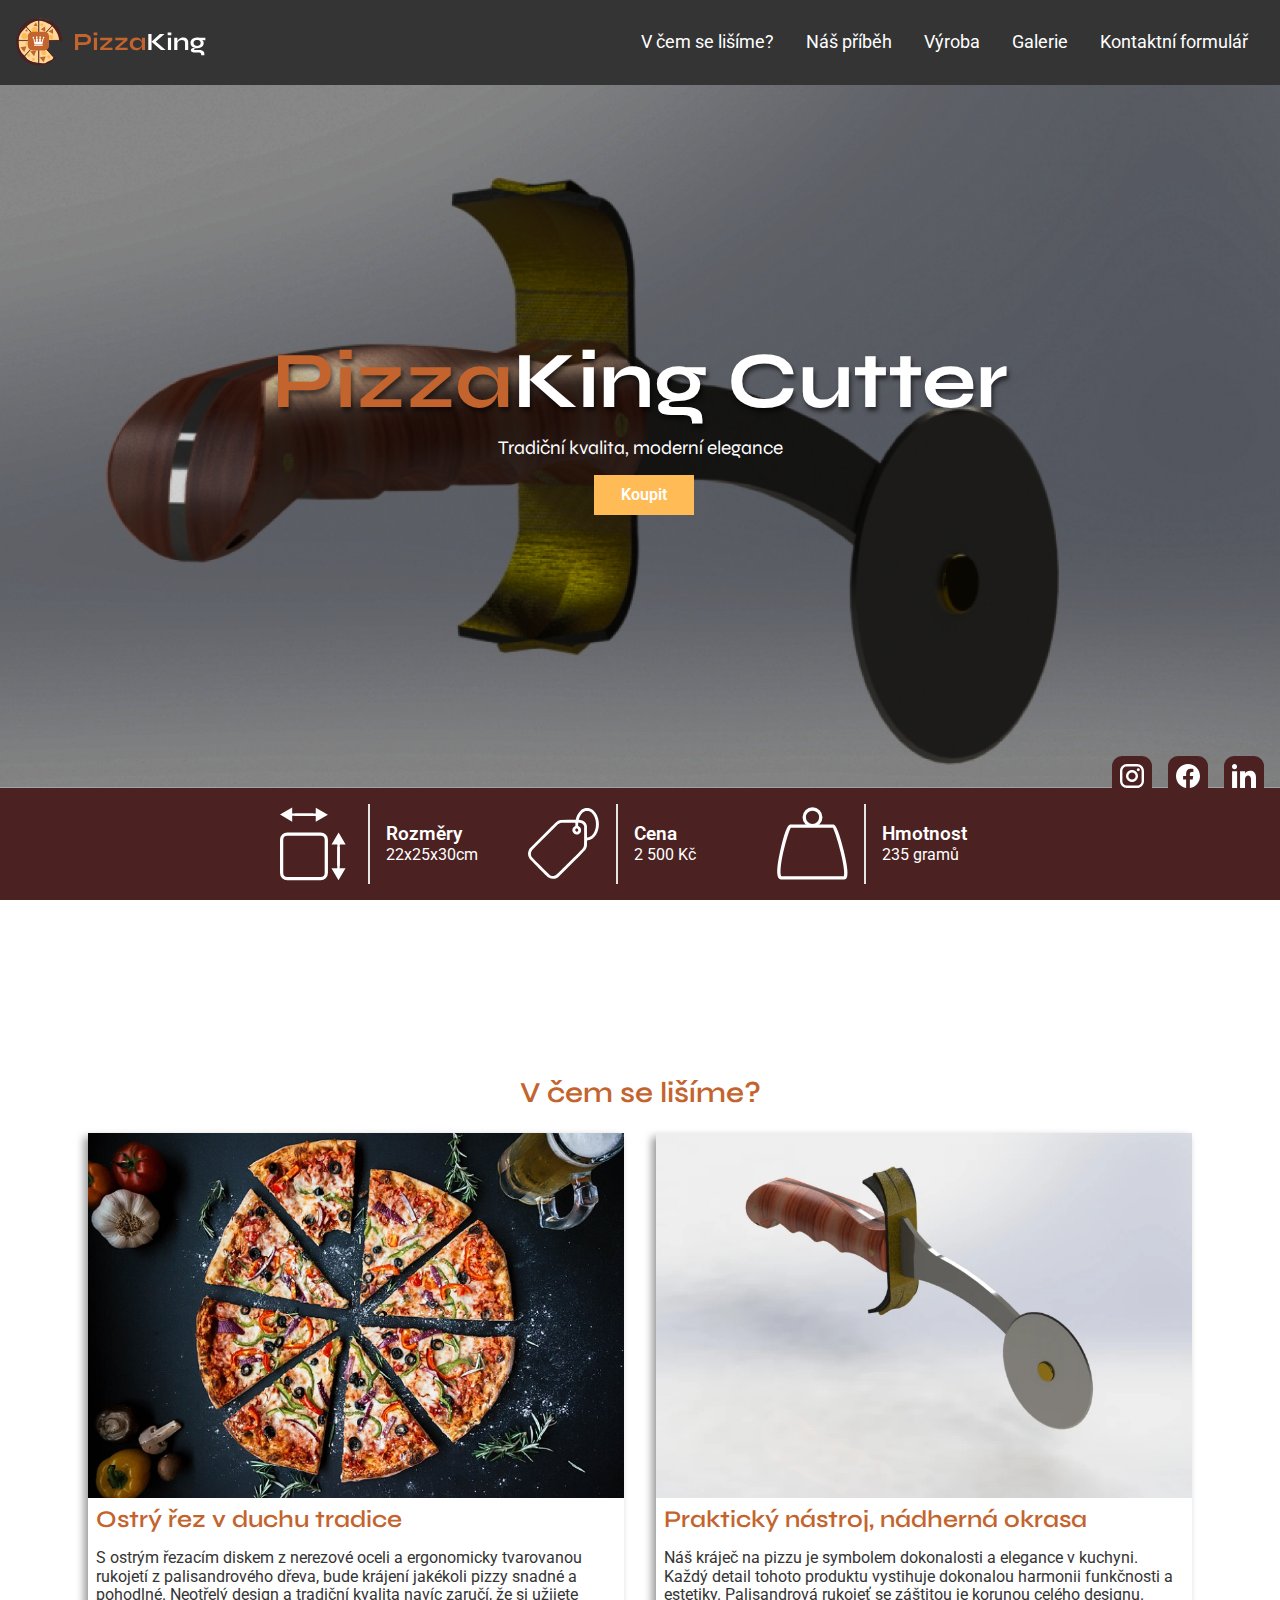
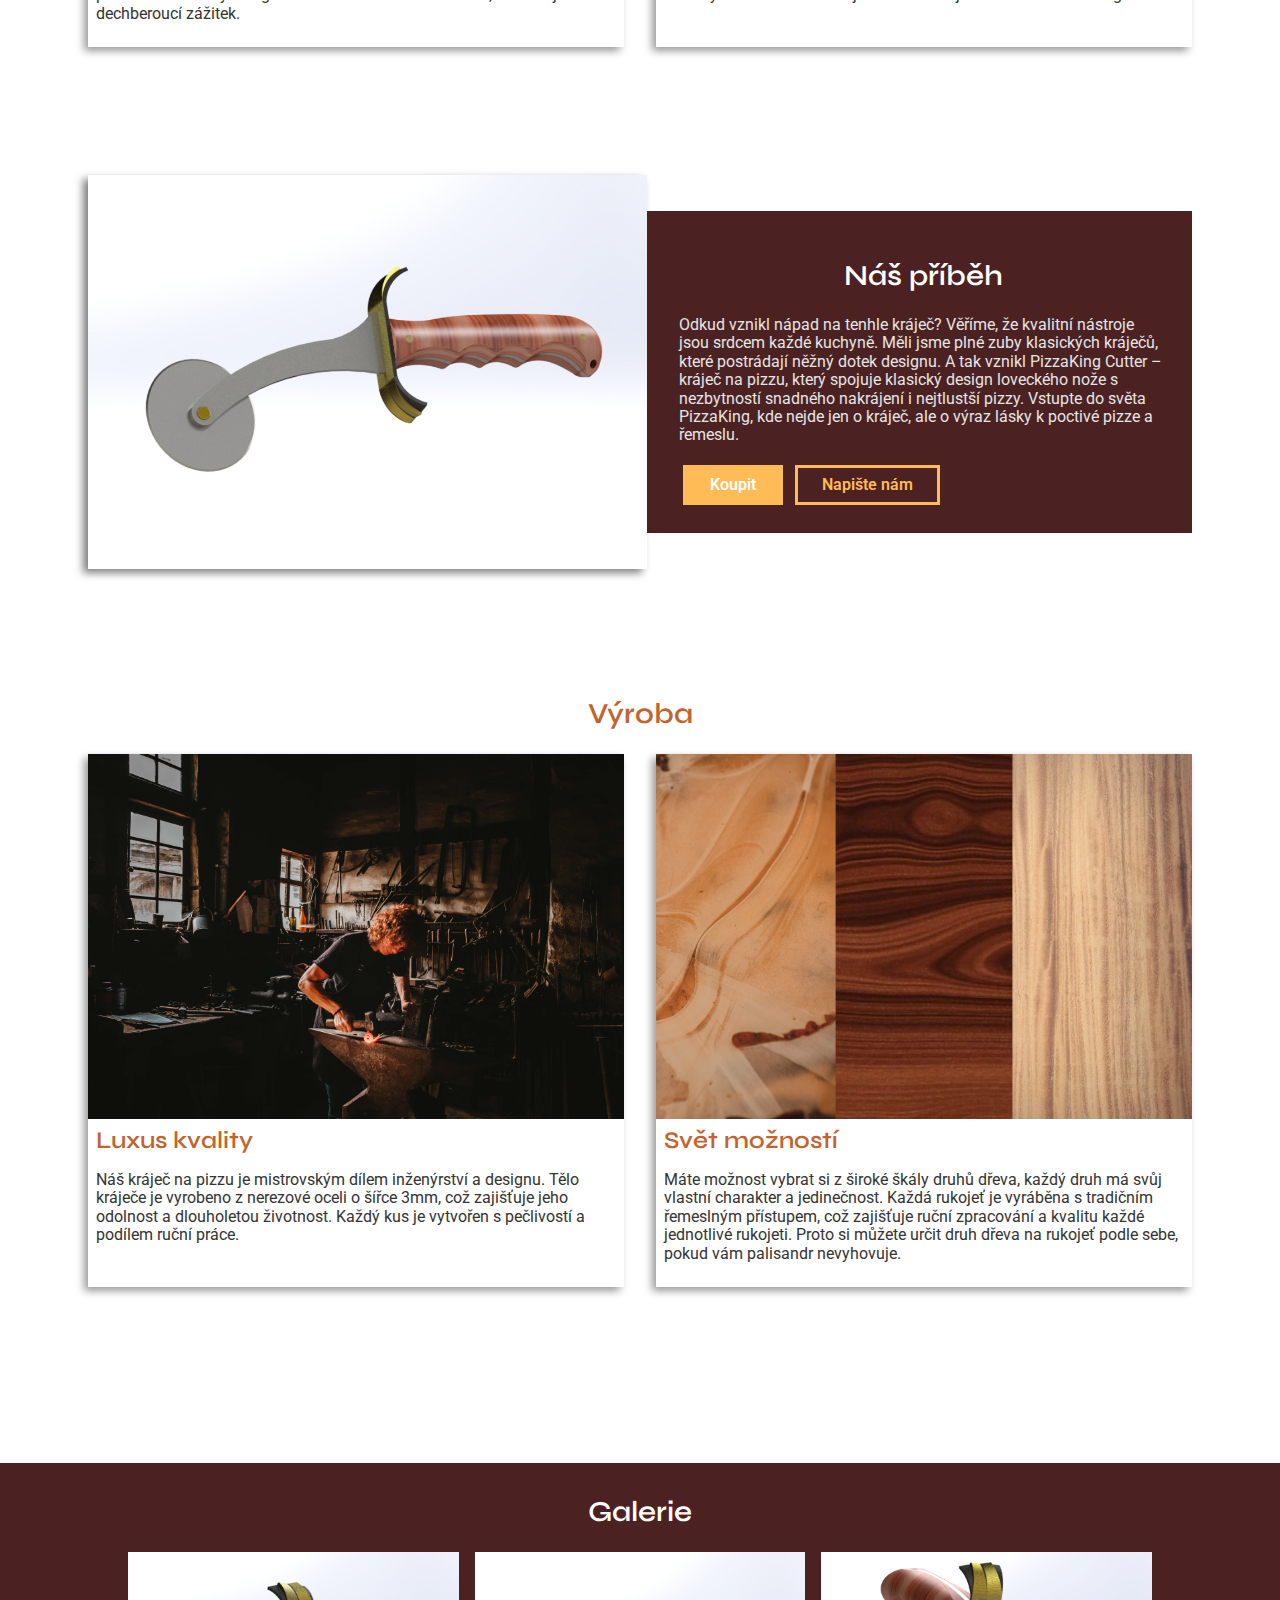
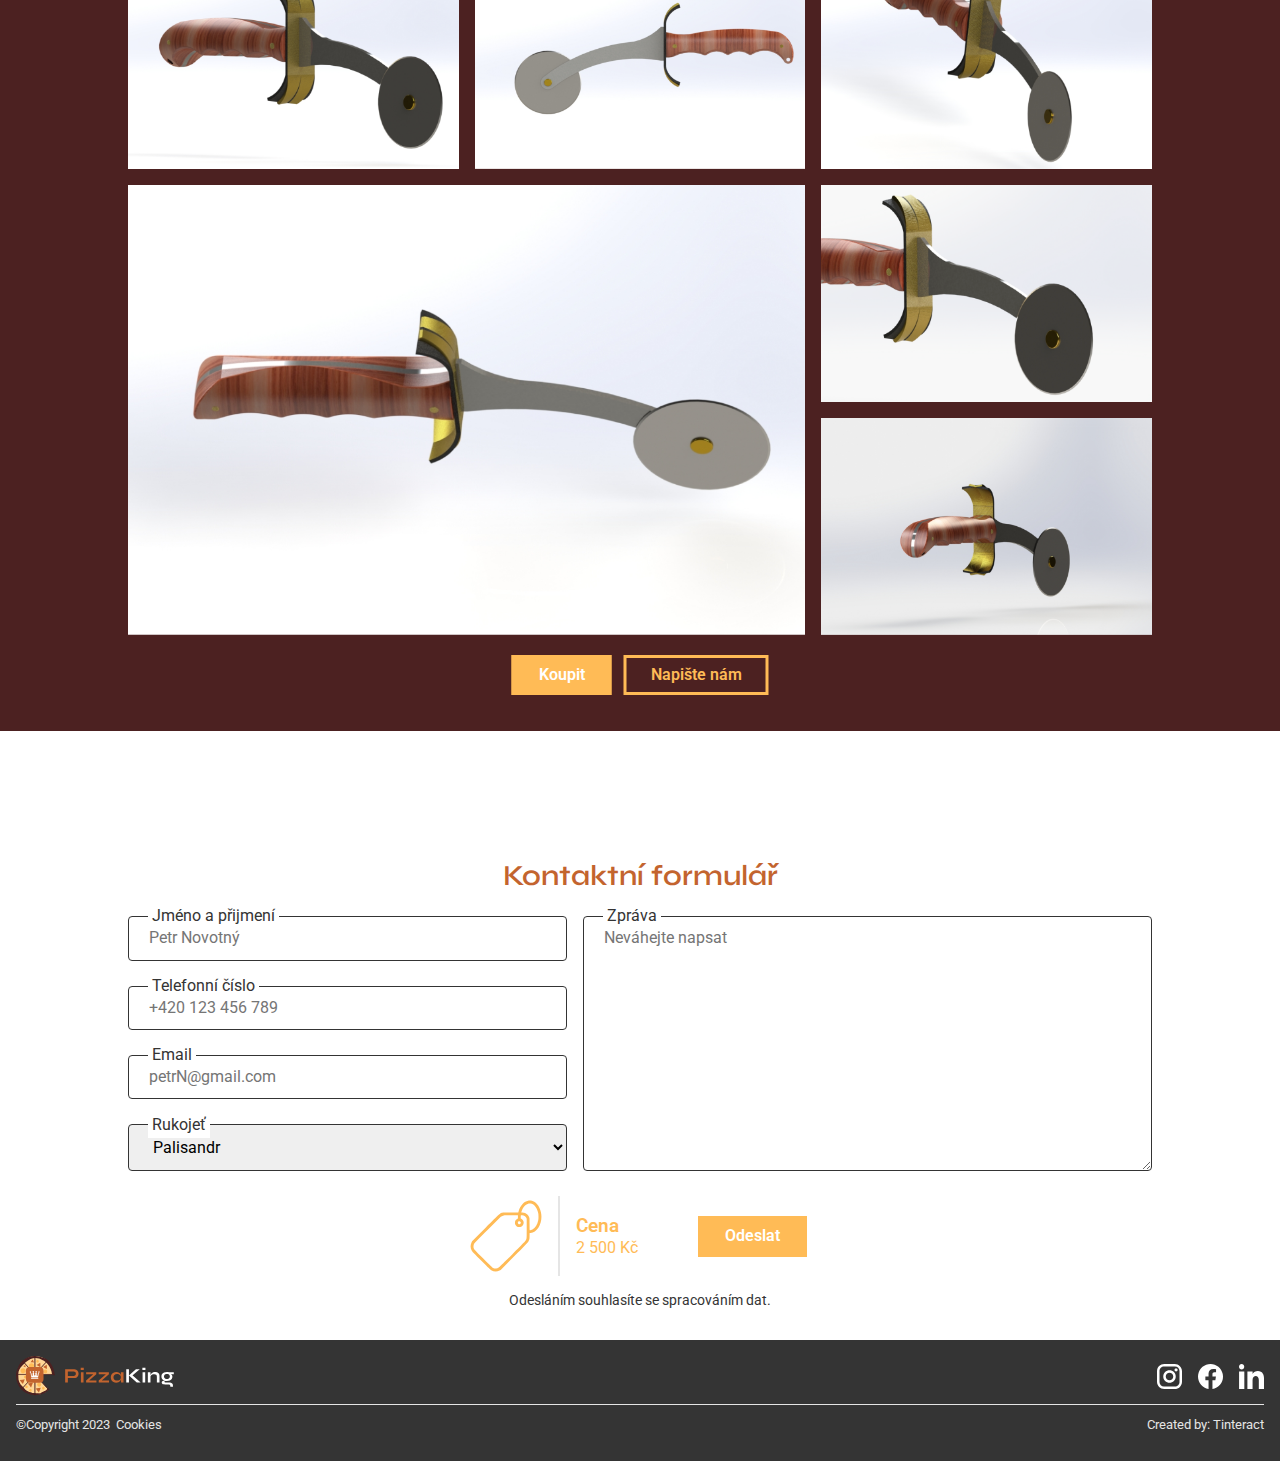
<file: index.html>
<!DOCTYPE html>
<html lang="cs">
<head>
    <meta charset="UTF-8">
    <meta http-equiv="X-UA-Compatible" content="IE=edge">
    <meta name="viewport" content="width=device-width, initial-scale=1.0">
    <title>PizzaKing Cutter</title>
    <meta name="description" content="PizzaKing Cutter je víc než jen kráječ na pizzu, je to zážitek. Originální designu, ergonomická rukojeť ze dřeva, ruční práce a kvalitní materiály. Vyberte si svůj styl s možností vlastního výběru druhu dřeva a vygravírovaného textu.">
    <meta name="robots" content="index, follow">
    <link rel="preload" href="./img/bg_s.webp" as="image">
    <link rel="preload" href="./img/bg.webp" as="image">
    <link rel="preload" href="./img/icon_instagram.svg" as="image">
    <link rel="preload" href="./img/icon_facebook.svg" as="image">
    <link rel="preload" href="./img/icon_linkedin.svg" as="image">
    <link rel="preconnect" href="https://fonts.googleapis.com">
    <link rel="preconnect" href="https://fonts.gstatic.com" crossorigin>
    <link href="https://fonts.googleapis.com/css2?family=Roboto:ital,wght@0,300;0,400;0,500;0,700;1,400&family=Syne:wght@400;600;700;800&display=swap" rel="stylesheet">
    <link rel="stylesheet" href="./css/typography.css">
    <link rel="stylesheet" href="./css/style.css">
    <link rel="stylesheet" href="./css/layout.css">
    <link rel="icon" type="image/png" sizes="32x32" href="./img/favicon-32x32.png">
    <link rel="icon" type="image/png" sizes="32x32" href="./img/favicon-16x16.png">
    <link rel="stylesheet" href="./css/normalize.css">
    <script src="./css/hamburger.js"></script>
    <link rel="apple-touch-icon" sizes="180x180" href="./img/apple-touch-icon.png">
    <link rel="manifest" href="./site.webmanifest">
    <link rel="mask-icon" href="./img/safari-pinned-tab.svg" color="#c3642e">
    <meta name="apple-mobile-web-app-title" content="PizzaKing">
    <meta name="application-name" content="PizzaKing">
    <meta name="msapplication-TileColor" content="#da532c">
    <meta name="theme-color" content="#343434">
    <meta property="og:title" content="PizzaKing Cutter - originální kráječ na pizzu"> 
    <meta property="og:description" content="PizzaKing Cutter je víc než jen kráječ na pizzu, je to zážitek. Originální designu, ergonomická rukojeť ze dřeva, ruční práce a kvalitní materiály. Vyberte si svůj styl s možností vlastního výběru druhu dřeva a vygravírovaného textu"> 
    <meta property="og:image" content="https://github.com/pslib-cz/2023-l4-web-campaign-tomaspacak/blob/main/img/OG_img.png"> 
    <meta property="og:site_name" content="PizzaKing Cutter">  
    <meta property="og:type" content="product">  
    <meta property="og:locale" content="cs_CZ" />
    <link rel="stylesheet" href="./LG/lg-thumbnail.css">
    <link rel="stylesheet" href="./LG/lg-zoom.css">
    <link rel="stylesheet" href="./LG/lightgallery.css">
    <script src="./LG/lightgallery.min.js" defer></script>
    <script src="./LG/lg-thumbnail.min.js" defer></script>
    <script src="./LG/lg-zoom.min.js" defer></script>
    <script>
        !function(f,b,e,v,n,t,s)
        {if(f.fbq)return;n=f.fbq=function(){n.callMethod?
        n.callMethod.apply(n,arguments):n.queue.push(arguments)};
        if(!f._fbq)f._fbq=n;n.push=n;n.loaded=!0;n.version='2.0';
        n.queue=[];t=b.createElement(e);t.async=!0;
        t.src=v;s=b.getElementsByTagName(e)[0];
        s.parentNode.insertBefore(t,s)}(window, document,'script',
        'https://connect.facebook.net/en_US/fbevents.js');
        fbq('init', '792248576282095');
        fbq('track', 'PageView');
    </script>
    <noscript><img height="1" width="1" style="display:none"
        src="https://www.facebook.com/tr?id=792248576282095&ev=PageView&noscript=1"
    /></noscript>
    <script async src="https://www.googletagmanager.com/gtag/js?id=G-KSW6CXMXH6"></script>
    <script>
        window.dataLayer = window.dataLayer || [];
        function gtag(){dataLayer.push(arguments);}
        gtag('js', new Date());

        gtag('config', 'G-KSW6CXMXH6');
    </script>
</head>
<body>
    <header>
        <div class="menu">
            <div class="navbar">
                <a href="./index.html" class="navbar__logo"><img src="./img/logo_PizzaKing.svg" alt="logo PizzaKing"></a>
                
                <div class="hamburger-row">
                    <div href="javascript:void(0)" class="hamburger hamburger-btn hamburger-zone">
                        <span></span>
                        <span></span>
                        <span></span>
                    </div>
                </div>
                <nav class="hamburger-nav hamburger-zone">
                    <menu>
                        <li class="menu__item"><a href="#rozdily">V čem se lišíme?</a></li>
                        <li class="menu__item"><a href="#pribeh">Náš příběh</a></li>
                        <li class="menu__item"><a href="#vyroba">Výroba</a></li>
                        <li class="menu__item"><a href="#galerie">Galerie</a></li>
                        <li class="menu__item"><a href="#formular">Kontaktní formulář</a></li>
                    </menu>
                </nav>
            </div>
        </div>
    </header>
    <main>
        <div class="uvod">
            <h1>Pizza<span class="title--modify">King Cutter</span></h1>
            <p class="motto">Tradiční kvalita, moderní elegance</p>
            <a class="button button--center" href="./caseStudy.html">Koupit</a>
        </div>
        
        <div class="mainWrapper">
            <div class="socky">
                <a class="socka" href="#"><img class="socka__icon" src="./img/icon_instagram.svg" alt="Instagram"></a>
                <a class="socka" href="#"><img class="socka__icon" src="./img/icon_facebook.svg" alt="Facebook"></a>
                <a class="socka" href="#"><img class="socka__icon" src="./img/icon_linkedin.svg" alt="LinkedIn"></a>
            </div>
            <div class="icons">
                <div class="iconCard">
                    <img class="iconCard__icon" src="./img/icon_dimension.svg" alt="ikona pro rozměry">
                    <div class="iconCard__line"></div>
                    <div class="iconCard__text">
                        <p class="iconCard__title">Rozměry</p>
                        <p class="iconCard__desc">22x25x30cm</p>
                    </div>
                </div>
                <div class="iconCard">
                    <img class="iconCard__icon" src="./img/icon_price.svg" alt="ikona pro cenu">
                    <div class="iconCard__line"></div>
                    <div class="iconCard__text">
                        <p class="iconCard__title">Cena</p>
                        <p class="iconCard__desc">2 500 Kč</p>
                    </div>
                </div>
                <div class="iconCard">
                    <img class="iconCard__icon" src="./img/icon_weight.svg" alt="ikona pro hmotnost">
                    <div class="iconCard__line"></div>
                    <div class="iconCard__text">
                        <p class="iconCard__title">Hmotnost</p>
                        <p class="iconCard__desc">235 gramů</p>
                    </div>
                </div>
            </div>
        </div>
    </main>
    <div class="pageWrapper">
        <section id="rozdily">
            <h2>V čem se lišíme?</h2>
            <div class="cards">
                <div class="card__container">
                    <div class="card">
                        <img class="card__img" src="./img/pizza.webp" alt="Dokonale nakrájená pizza">
                        <div class="card__text">
                            <h3>Ostrý řez v duchu tradice</h3>
                            <p>S ostrým řezacím diskem z nerezové oceli a ergonomicky tvarovanou rukojetí z palisandrového dřeva, bude krájení jakékoli pizzy snadné a pohodlné. Neotřelý design a tradiční kvalita navíc zaručí, že si užijete dechberoucí zážitek.</p>
                        </div>
                    </div>
                </div>
                <div class="card__container">
                    <div class="card">
                        <img class="card__img" src="./img/pizza_cutter.webp" alt="kráječ na pizzu s dřevěnou rukojetí">
                        <div class="card__text">
                            <h3>Praktický nástroj, nádherná okrasa</h3>
                            <p>Náš kráječ na pizzu je symbolem dokonalosti a elegance v kuchyni. Každý detail tohoto produktu vystihuje dokonalou harmonii funkčnosti a estetiky. Palisandrová rukojeť se záštitou je korunou celého designu.</p>
                        </div>
                    </div>
                </div>
            </div>
        </section>

        <section id="pribeh">
            <div class="story">
                <div class="story__wrapper">
                    <img class="story__img" sizes="(max-widht: 630px) 70vw, (min-widht: 630) 50vw" src="./img/originalni_krajec_na_pizzuS.webp" alt="originální kráječ na pizzu" srcset="./img/originalni_krajec_na_pizzuS.webp 600w, ./img/originalni_krajec_na_pizzu.webp 1000w" loading="lazy">
                </div>
                <div class="story__text">
                    <h2><span class="title--modify">Náš příběh</span></h2>
                    <p class="story__desc">Odkud vznikl nápad na tenhle kráječ? Věříme, že kvalitní nástroje jsou srdcem každé kuchyně. Měli jsme plné zuby klasických kráječů, které postrádají něžný dotek designu. A tak vznikl PizzaKing Cutter – kráječ na pizzu, který spojuje klasický design loveckého nože s nezbytností snadného nakrájení i nejtlustší pizzy. Vstupte do světa PizzaKing, kde nejde jen o kráječ, ale o výraz lásky k poctivé pizze a řemeslu.</p>
                    <a class="button" href="./caseStudy.html">Koupit</a>
                    <a class="button button--2" href="mailto:pizzakingcutter@gmail.com">Napište nám</a>
                </div>
            </div>
        </section>

        <section id="vyroba">
            <h2>Výroba</h2>
            <div class="cards">
                <div class="card__container">
                    <div class="card">
                        <img class="card__img" src="./img/kovar.webp" alt="Řemeslná výroba kráječe na pizzu" loading="lazy">
                        <div class="card__text">
                            <h3>Luxus kvality</h3>
                            <p>Náš kráječ na pizzu je mistrovským dílem inženýrství a designu. Tělo kráječe je vyrobeno z nerezové oceli o šířce 3mm, což zajišťuje jeho odolnost a dlouholetou životnost. Každý kus je vytvořen s pečlivostí a podílem ruční práce.</p>
                        </div>
                    </div>
                </div>
                <div class="card__container">
                    <div class="card">
                        <img class="card__img" src="./img/drevo.webp" alt="Různé druhy dřeva na kráječ na pizzu" loading="lazy">
                        <div class="card__text">
                            <h3>Svět možností</h3>
                            <p>Máte možnost vybrat si z široké škály druhů dřeva, každý druh má svůj vlastní charakter a jedinečnost. Každá rukojeť je vyráběna s tradičním řemeslným přístupem, což zajišťuje ruční zpracování a kvalitu každé jednotlivé rukojeti. Proto si můžete určit druh dřeva na rukojeť podle sebe, pokud vám palisandr nevyhovuje.</p>
                        </div>
                    </div>
                </div>
            </div>
        </section>
    </div>
    
    <section id="galerie">
        <h2><span class="title--modify">Galerie</span></h2>
        <div class="gallery">
            <div class="gItem">
                <a class="gItem__link" href="./img/g1.webp"><img class="gItem__img" src="./img/g1.webp" alt="Kvalitní kráječ pizzy s dřevěnou rukojetí" loading="lazy"></a>
            </div>
            <div class="gItem gItem gItem--2">
                <a class="gItem__link" href="./img/g2_b.webp"><img class="gItem__img" sizes="(max-widht: 630px) 50vw, (min-widht: 630) 75vw" src="./img/g2.webp" srcset="./img/g2.webp 500w, ./img/g2_b.webp 1100w" alt="Zakázkový kráječ na pizzu od PizzaKing" loading="lazy"></a>
            </div>
            <div class="gItem gItem--3">        
                <a class="gItem__link" href="./img/g3_b.webp"><img class="gItem__img" sizes="(max-widht: 630px) 90vw, (min-widht: 630) 30vw" src="./img/g3.webp" srcset="./img/g3.webp 500w, ./img/g3_b.webp 1100w" alt="Kvalitní kráječ pizzy s dřevěnou rukojetí" loading="lazy"></a>
            </div>
            <div class="gItem">
                <a class="gItem__link" href="./img/g4.webp"><img class="gItem__img" src="./img/g4.webp" alt="Zakázkový kráječ na pizzu od PizzaKing" loading="lazy"></a>
            </div>
            <div class="gItem">
                <a class="gItem__link" href="./img/g5.webp"><img class="gItem__img" src="./img/g5.webp" alt="Kvalitní kráječ pizzy s dřevěnou rukojetí" loading="lazy"></a>
            </div>
            <div class="gItem gItem--6">
                <a class="gItem__link" href="./img/g6_b.webp"><img class="gItem__img" sizes="(max-widht: 630px) 90vw, (min-widht: 630) 30vw" src="./img/g6.webp" srcset="./img/g6.webp 500w, ./img/g6_b.webp 1100w" alt="Zakázkový kráječ na pizzu od PizzaKing" loading="lazy"></a>
            </div>
        </div>
        <div class="gallery__buttons">
            <a class="button" href="./caseStudy.html">Koupit</a>
            <a class="button button--2" href="mailto:pizzakingcutter@gmail.com">Napište nám</a>
        </div>
    </section>

    <section id="formular">
        <h2>Kontaktní formulář</h2>
        <form>
            <div class="kontakt__wrapper">
                <div class="kontakt__input">
                    <input class="kontakt__text" type="text" id="name" name="name" placeholder="Petr Novotný" required>
                    <label class="input__nadpis" for="name">Jméno a přijmení</label>
                </div>
            
                <div class="kontakt__input">
                    <input class="kontakt__text" type="text" id="phone" name="phone" placeholder="+420 123 456 789" required>
                    <label class="input__nadpis" for="phone">Telefonní číslo</label>
                </div>
            
                <div class="kontakt__input">
                    <input class="kontakt__text" type="text" id="email" name="email" placeholder="petrN@gmail.com" required>
                    <label class="input__nadpis" for="email">Email</label>
                </div>
                
                <div class="kontakt__input kontakt__input--material">
                    <select class="kontakt__text" id="delivery" name="delivery">
                        <option value="palisandr">Palisandr</option>
                        <option value="dub">Dub</option>
                        <option value="briza">Bříza</option>
                    </select>
                    <label class="input__nadpis" for="delivery">Rukojeť</label>
                </div>
            </div>
            <div class="kontakt__input kontakt__input--zprava">
                <textarea class="kontakt__text kontakt__text--zprava " name="text" id="zprava" cols="30" rows="10" placeholder="Neváhejte napsat"></textarea>
                <label class="input__nadpis input__nadpis--zprava" for="zprava">Zpráva</label>
            </div>
        </form>

        <div class="kontakt__info">
            <div class="iconCard iconCard--kontakt">
                <img class="iconCard__icon" src="./img/icon_price_y.svg" alt="ikona pro cenu">
                <div class="iconCard__line"></div>
                <div class="iconCard__text">
                    <p class="iconCard__title">Cena</p>
                    <p class="iconCard__desc">2 500 Kč</p>
                </div>
            </div>
            <a class="button" href="./caseStudy.html">Odeslat</a>
        </div>
    </section>
   
    <footer>
        <div class="footerWrapper">           
            <div class="footer__icons">
                <a href="./index.html"><img class="footer__logo" src="./img/logo_PizzaKing.svg" alt="logo PizzaKing"></a>
                <div class="footer__socky">
                    <a class="footer__icon" href="#"><img src="./img/icon_instagram.svg" alt="logo Instagramu"></a>
                    <a class="footer__icon" href="#"><img src="./img/icon_facebook.svg" alt="logo Facebooku"></a>
                    <a class="footer__icon" href="#"><img src="./img/icon_linkedin.svg" alt="logo LinkedInu"></a>
                </div>
            </div>
            
            <div class="footer__paticka">
                <div class="paticka__wrapper">
                    <p>©Copyright 2023</p>
                    <p>Cookies</p>
                </div>
                <p>Created by: Tinteract</p>
            </div>
        </div>
    </footer>
    <script type="text/javascript">
		lightGallery(
			document.querySelector("section > .gallery"), {
			plugins: [lgZoom, lgThumbnail],
			speed: 500,
			selector: ".gItem > a"
		});
	</script>
</body>
</html>
</file>
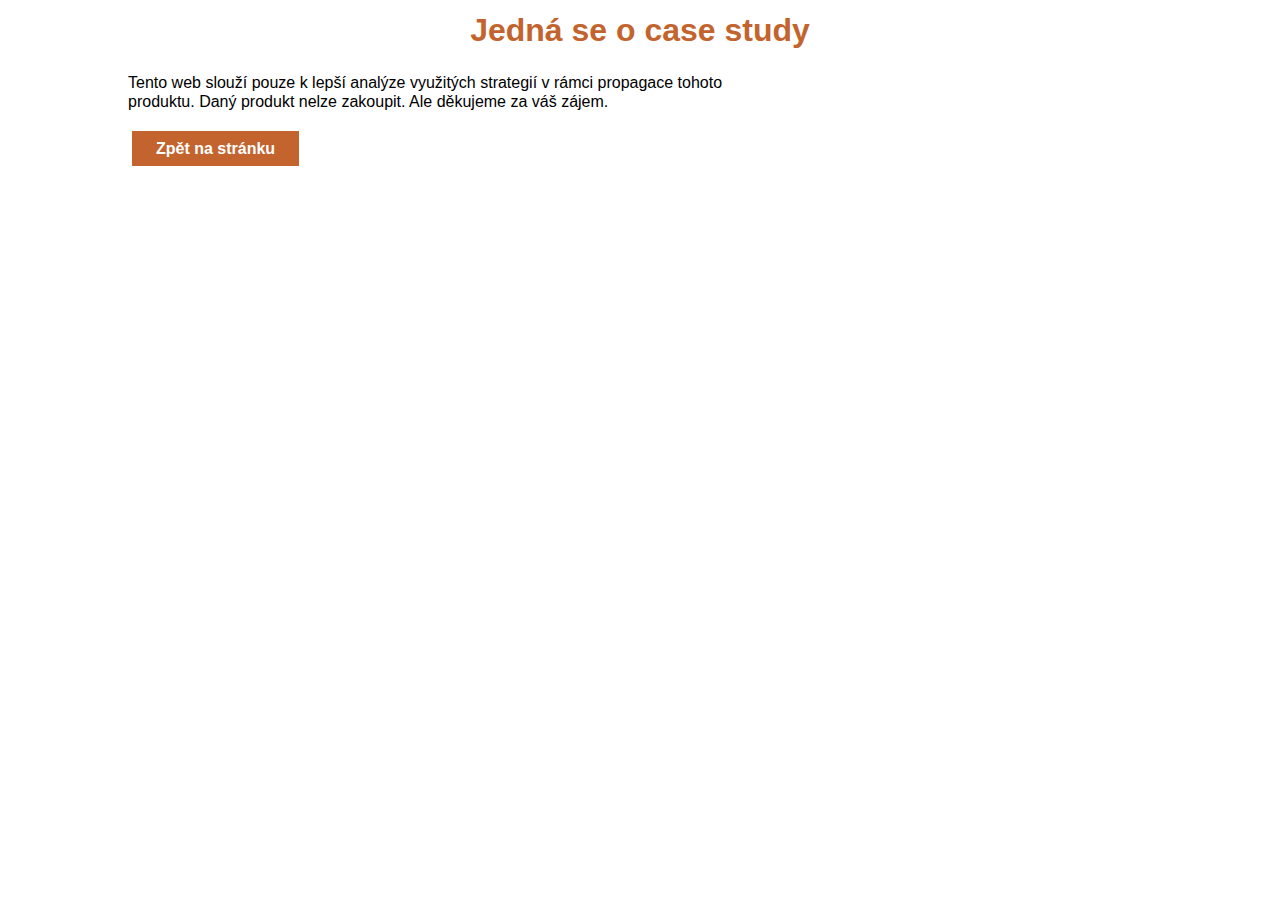
<file: caseStudy.html>
<!DOCTYPE html>
<html lang="cs">
<head>
    <meta charset="UTF-8">
    <meta name="viewport" content="width=device-width, initial-scale=1.0">
    <title>Case study</title>
    <style>
        h1 {color: #C3642E; text-align: center;}
        
        a {
            display: inline-block;
            background-color:#C3642E;
            color: white;
            font-weight: 600;
            padding: 0.5em 1.5em;
            margin: 0.25rem;
            text-decoration: none;
        }
        a:hover {background-color: #a0430e;}

        html {font-family: sans-serif; line-height: 1.2em;}
        body {margin: 0 auto;}

        p {max-width: 40em;}
        div {margin: 2em auto; max-width: 80%;}
    </style>
</head>
<body>
    <h1>Jedná se o case study</h1>
    <div>
        <p>Tento web slouží pouze k lepší analýze využitých strategií v rámci propagace tohoto produktu. Daný produkt nelze zakoupit. Ale děkujeme za váš zájem.</p>
        <a href="./index.html">Zpět na stránku</a>
    </div>
    
</body>
</html>
</file>
<file: css/typography.css>
:root {
    --text: #343434;
    --title: #C3642E;
    --wh: rgb(255, 255, 255);
}

html {
    font-family: 'Roboto', sans-serif;
    font-size: 16px;
    font-weight: 400;
    line-height: 120%;
    color: var(--text);
}

h1, h2, h3, h4 {font-family: 'Syne', sans-serif; font-weight: 600; color: var(--title);}
h1 {font-weight: 700; font-size: 2.3rem; line-height: 1em; text-shadow: 2px 4px 4px rgba(0, 0, 0, 0.55); text-align: center; margin-bottom: 0.5rem;}
.motto {text-align: center; font-family: 'Syne'; color: var(--wh); margin: 0; font-size: 1.2rem;}
.title--modify {color: var(--wh);}
h2 {font-size: 1.8rem; text-align: center;}
h3 {font-size: 1.5rem; margin: 0.5rem 0;}
.iconCard__title {font-weight: 600; font-size: 1.2rem;}

@font-face {
    font-family: 'lg-icons';
    src: url('../LG/fonts/lg.woff2') format('woff2'), url('../LG/fonts/lg.woff') format('woff') ;
    font-weight: normal;
    font-style: normal;
    font-display: block;
}
</file>
<file: css/style.css>
:root {
    --text: #343434;
    --title: #C3642E;
    --primarC: #4C2121;
    --btn: #FFBB56;
    --wh: rgb(255, 255, 255);
    --textAlt:#e5e5e5;
}
html {scroll-behavior: smooth;}
.uvod {
    background-image: url(../img/bg_s.webp);
    background-repeat: no-repeat;
    background-position: center;
    background-size: cover;
    /*height: 50vw;*/
    padding-top: 1rem;
    position: relative;
}

main {
    position: relative;
    display: flex;
    flex-direction: column;
    justify-content: space-between;
}
.mainWrapper {position: relative;}

/*socky*/
.socky {
    display: flex;
    align-items: flex-end;
    gap: 1rem;
    position: absolute;
    top: -2rem;
    right: 1rem;
}
.socka {
    padding: 0.5rem;
    padding-bottom: 0.25rem;
    border-radius: 10px 10px 0px 0px;
    background-color: var(--primarC);
    transition: 0.5s;
}
.socka__icon {width: 1.5rem;}
.socka:hover {
    padding-bottom: 1.5rem;
    transition: 0.5s;
}

/* icon cards */
.icons { 
    display: flex;
    flex-direction: column;
    align-items: center;
    gap: 1.5rem;
    background-color: var(--primarC); 
    color: var(--wh);
    padding: 1rem;
}
.iconCard {
    display: flex;
    gap: 1rem;
    width: 14rem;
}
.iconCard__icon {width: 4.5rem;}
.iconCard__text {
    display: flex;
    flex-direction: column; 
    gap: 0.1em;
    justify-content: center;
}
.iconCard__text p {margin: 0;}
.iconCard__line {
    height: 5rem; 
    width: 2px; 
    background-color: var(--textAlt);
}
    
/*karty*/
.card {background-color: var(--wh); box-shadow: -4px 4px 8px 0px rgba(0, 0, 0, 0.40); height: 100%;}
.card__text {padding: 0 0.5rem 0.5rem 0.5rem;}

/*story Card*/
.story__img {
    width: 85%;
    z-index: 1;
    position: relative;
    bottom: -1.5rem;
    transform: translate(-50%, 0%); left: 50%;
    box-shadow: -5px 4px 8px 0px rgba(0, 0, 0, 0.50);
}
.story__text {background-color: var(--primarC); padding: 1.5rem;}
.story__desc {color: var(--textAlt);}

/*btn*/
.button {
    display: inline-block;
    background-color: var(--btn);
    color: var(--wh);
    font-weight: 600;
    padding: 0.5em 1.5em;
    border: solid var(--btn) 3px;
    margin: 0.25rem;
}
.button--2 {background-color: transparent; color: var(--btn);}
.button:hover {background-color: var(--title); border: solid var(--title) 3px; transition: 0.5s;}
.button--2:hover {color: var(--wh);}
.button--center {position: relative; transform: translate(-50%, 0%); left: 50%; margin-top: 1rem;}

/*galerie*/
#galerie {
    background-color: var(--primarC);
    margin: 8rem 0 0 0;
    padding: 0.5rem 0 2rem 0;
}
.gallery__buttons {
    transform: translate(-50%, 0%); 
    left: 50%;
    position: relative;
    width: fit-content;
}
img {width: 100%; display: block;}



/*formular*/
.kontakt__input {
    position: relative;
    margin-bottom: 25px;
    min-width: 20rem;
}
.kontakt__text {
    width: 100%;
    padding: 12px 20px;
    margin: 0;
    display: inline-block;
    border: 1px solid var(--text);
    border-radius: 4px;
    box-sizing: border-box;
}
.input__nadpis {
    position: absolute;
    top: -0.8rem;
    pointer-events: none;
    left: 20px;
    padding: 0.25em;
    transition: 0.2s ease all;
    -moz-transition: 0.2s ease all;
    -webkit-transition: 0.2s ease all;
    background-color: white;
}
.kontakt__text:focus ~ label {top: -1rem; font-size: 14px; color: var(--btn);}
.kontakt__text:focus-visible {border: var(--btn) 2px solid; outline: none;}
.kontakt__info {
    display: flex;
    justify-content: center;
    align-items: center;
    position: relative;
    margin-bottom: 4rem;
}
.kontakt__info::after {
    content: 'Odesláním souhlasíte se spracováním dat.';
    position: absolute;
    bottom: -2rem;
    font-size: 14px;
}
.iconCard--kontakt {color: var(--btn);}
option {min-height: 1.4em; padding: 5em;}


/*footer*/
footer {padding: 1rem; background-color: var(--text); color: var(--textAlt);}
.footer__icons {
    display: flex;
    justify-content: space-between;
    align-items: center;
    margin-bottom: 0.5rem;
}
.footer__socky {
    display: flex;
    align-items: flex-end;
    gap: 1rem;
    justify-content: end;
}
.footer__logo {width: 10rem;}
.footer__paticka {
    display: flex;
    justify-content: space-between;
    border-top: 1px solid var(--textAlt);
    font-size: 0.8rem;
}
.footer__icon:hover {margin-bottom: 0.3rem; transition: 0.4s;}
.footer__icon {transition: 0.5s;}
.paticka__wrapper {display: flex; gap: 0.5em;}


/*hamburger menu*/
.navbar {
    position: relative;
    justify-content: space-between;
    align-items: center;
}

.hamburger-row {
    padding: 1rem 1rem;
    display: flex;
    justify-content: flex-end;
}
.hamburger {display: block;}
.hamburger-nav menu {margin: 0; padding: 0;}
.menu__item {display: block; margin: 0;}
.menu__item--button {padding-left: 0;}
.navbar__logo {
    position: absolute;
    transform: translate(0%, -50%);
    top: 50%;
    z-index: 5;
    margin-left: 1rem;
    width: 12rem;
}
.hamburger {
    width: 60px;
    height: 45px;
    position: relative;
    overflow: hidden;
}
.hamburger span {
    position: absolute;
    height: 9px;
    width: 100%;
    background: var(--wh);
    left: 0;
    transition: 1s;
}
.hamburger span:nth-child(1) { top: 0px; }
  
.hamburger span:nth-child(2) { top: 18px; transition: 0.2s; }
  
.hamburger span:nth-child(3) { bottom: 0px; }

.hamburger-nav {transform: translateY(-100%); transition: 0.5s;}

@media screen and (max-width: 949px) { 
    .hamburger-row {
        position: relative;
        z-index: 2;
        background-color: var(--text);
    }
    .menu__item a {
        display: block;
        padding: 1em 1.5em;
        color: var(--wh);   
        text-decoration: none;
        font-size: 18px;
        font-weight: 500;
        border-top: solid 3px var(--textAlt);
    }
    .hamburger-nav.active {transform: scaleY(1);}
    .hamburger-nav.active > .navbar__logo {position: absolute; top: -3em;}
    .hamburger-nav {
        transition: 0.5s;
        position: absolute;
        right: 0;
        background-color: var(--text);
        width: 13em;
        z-index: 1;
        width: 100%;
    }
    .hamburger.active  span:nth-child(1) {
        transition: 0.5s;
        rotate: 45deg;
        top: 18px;
    }
    .hamburger.active  span:nth-child(2) {
        
        position: absolute;
        transform: translate(100%, 0);
        right: 100%;
        transition: 0.5s;
    }
    .hamburger.active  span:nth-child(3) {
        transition: 1s;
        rotate: 135deg;
        bottom: 18px;
        translate: .6s;
    }
}
@media screen and (min-width: 950px) {
    .hamburger-row {display: none;}
    .hamburger-nav {
        transform: none;
        padding: 1.5em;
        background-color: var(--text);
    }
    .hamburger-nav > menu {
        display: flex;
        justify-content: end;
        align-items: center;
        gap: 1em;
    }
    .menu__item a {
        display: block;
        color: var(--wh);
        transition: .2s;
        text-decoration: none;
        font-weight: 400;
        font-size: 18px;
    }
    .menu__item {padding: 0.5em; height: fit-content;}
    .menu__item a:hover {
        transform: scale(0.9);
        transition: .2s;
        font-weight: 800;
        color: var(--btn);
    }
    .pageWrapper {
        margin: 0;
        max-width: 1200px;
        min-width: 700px;
        margin: 11rem auto;
    }
}
</file>
<file: css/layout.css>
.uvod {min-height: 15rem; flex-grow: 1; padding-top: 5rem;}
section{margin: 8rem 1rem 0 1rem;}
h1 {margin-top: 5rem;}

.cards {display: grid; gap: 2rem;}

.gallery {
    display: flex;
    gap: 1rem;
    grid-template-rows: 1;
    overflow-x: scroll;
    white-space: nowrap;
    margin: 0 1rem 1rem 1rem;
}
.gItem__img {min-width: 300px; height: 100%;}

.card__container {container-type: inline-size;}

@media (min-width: 700px) {
    .uvod {background-image: url(../img/bg.webp); min-height: 22rem; max-height: 50rem; height: minmax(20rem, 50rem);}
    
    h1 {font-size: 5rem;}

    section{margin: 8rem 3rem 0 3rem;}

    .icons {flex-direction: row; justify-content: center;}

    .cards { grid-template-columns: 1fr;}

    .gallery {
        display: grid;
        grid-template-columns: 1fr 1fr;
        overflow-x: unset;
        margin: 0 3rem 1rem 3rem;
    }
    .gItem {overflow: hidden;}
    .gItem__img {transition: 0.5s;}
    .gItem__link:hover .gItem__img {transform: scale(1.09);transition: 1s;}
    .gallery:has(.gItem__link:hover) .gItem__img {filter: blur(12px);}
    .gallery .gItem__link:hover .gItem__img {filter: blur(0);}
    .gItem--3 {grid-column: 1 / span 2; grid-row: 2 / span 2;}
    .gItem--6 {grid-column: 1 / span 2; grid-row: 5 / span 2;}

    form {
        display: flex;
        justify-content: center;
        gap: 1rem;
    }
    .kontakt__wrapper {flex-grow: 1;}
    .kontakt__input {flex-grow: 2;}
    .kontakt__text--zprava {display: block; height: 100%;}
    
}

@media (min-width: 1200px) {

    main{height: calc(100vh - 85px);}
    .uvod {padding-top: 15rem;}

    .cards {grid-template-columns: 1fr 1fr;}
    
    .story {
        display: flex;
        align-items: center;
    }
    .story__wrapper {
        flex-grow: 2;
        flex-basis: 500px;
    }
    .story__img {
        position: unset;
        width: 100%;
        transform: none;
    }
    .story__text {
        padding-left: 2rem;
        flex-grow: 3;
        flex-basis: 400px;
    }

    #formular {margin: 8rem 8rem 0 8rem;}

    .gallery {grid-template-columns: 1fr 1fr 1fr; margin: 0 8rem 1rem 8rem;}
    .gItem--2 {grid-column: 1 / span 2; grid-row: 2 / span 2;}
    .gItem--3 {grid-column: unset; grid-row: unset;}
    .gItem--6 {grid-column: unset; grid-row: unset;}
    
}

@container (min-width: 650px) {
    .card {display: flex; gap: 1.5rem; align-items: center;}
    .card__img {max-width: 380px; flex-grow: 1; height: 100%;}
    .card__text {flex-grow: 2;}
}
</file>
<file: LG/lg-thumbnail.css>
.lg-outer .lg-thumb-outer {
  background-color: #343434;
  width: 100%;
  max-height: 350px;
  overflow: hidden;
  float: left;
}

.lg-outer .lg-thumb-outer.lg-grab .lg-thumb-item {
  cursor: -webkit-grab;
  cursor: -moz-grab;
  cursor: -o-grab;
  cursor: -ms-grab;
  cursor: grab;
}

.lg-outer .lg-thumb-outer.lg-grabbing .lg-thumb-item {
  cursor: move;
  cursor: -webkit-grabbing;
  cursor: -moz-grabbing;
  cursor: -o-grabbing;
  cursor: -ms-grabbing;
  cursor: grabbing;
}

.lg-outer .lg-thumb-outer.lg-dragging .lg-thumb {
  -webkit-transition-duration: 0s !important;
  transition-duration: 0s !important;
}

.lg-outer .lg-thumb-outer.lg-rebuilding-thumbnails .lg-thumb {
  -webkit-transition-duration: 0s !important;
  transition-duration: 0s !important;
}

.lg-outer .lg-thumb-outer.lg-thumb-align-middle {
  text-align: center;
}

.lg-outer .lg-thumb-outer.lg-thumb-align-left {
  text-align: left;
}

.lg-outer .lg-thumb-outer.lg-thumb-align-right {
  text-align: right;
}

.lg-outer.lg-single-item .lg-thumb-outer {
  display: none;
}

.lg-outer .lg-thumb {
  padding: 5px 0;
  height: 100%;
  margin-bottom: -5px;
  display: inline-block;
  vertical-align: middle;
}

@media (min-width: 768px) {
  .lg-outer .lg-thumb {
    padding: 10px 0;
  }
}

.lg-outer .lg-thumb-item {
  cursor: pointer;
  float: left;
  overflow: hidden;
  height: 100%;
  border-radius: 2px;
  margin-bottom: 5px;
  will-change: border-color;
}

@media (min-width: 768px) {
  .lg-outer .lg-thumb-item {
    border-radius: 4px;
    border: 2px solid #fff;
    -webkit-transition: border-color 0.25s ease;
    -o-transition: border-color 0.25s ease;
    transition: border-color 0.25s ease;
  }
}

.lg-outer .lg-thumb-item.active, .lg-outer .lg-thumb-item:hover {
  border-color: #c3642e;
}

.lg-outer .lg-thumb-item img {
  width: 100%;
  height: 100%;
  object-fit: cover;
  display: block;
}

.lg-outer.lg-can-toggle .lg-item {
  padding-bottom: 0;
}

.lg-outer .lg-toggle-thumb:after {
  content: '\e1ff';
}

.lg-outer.lg-animate-thumb .lg-thumb {
  -webkit-transition-timing-function: cubic-bezier(0.215, 0.61, 0.355, 1);
  transition-timing-function: cubic-bezier(0.215, 0.61, 0.355, 1);
}
</file>
<file: LG/lg-zoom.css>
.lg-outer.lg-css3.lg-zoom-dragging .lg-item.lg-complete.lg-zoomable .lg-img-wrap,
.lg-outer.lg-css3.lg-zoom-dragging .lg-item.lg-complete.lg-zoomable .lg-image {
  -webkit-transition-duration: 0ms !important;
  transition-duration: 0ms !important;
}

.lg-outer.lg-use-transition-for-zoom .lg-item.lg-complete.lg-zoomable .lg-img-wrap {
  will-change: transform;
  -webkit-transition: -webkit-transform 0.5s cubic-bezier(0.12, 0.415, 0.01, 1.19) 0s;
  -moz-transition: -moz-transform 0.5s cubic-bezier(0.12, 0.415, 0.01, 1.19) 0s;
  -o-transition: -o-transform 0.5s cubic-bezier(0.12, 0.415, 0.01, 1.19) 0s;
  transition: transform 0.5s cubic-bezier(0.12, 0.415, 0.01, 1.19) 0s;
}

.lg-outer.lg-use-transition-for-zoom.lg-zoom-drag-transition .lg-item.lg-complete.lg-zoomable .lg-img-wrap {
  will-change: transform;
  -webkit-transition: -webkit-transform 0.8s cubic-bezier(0, 0, 0.25, 1) 0s;
  -moz-transition: -moz-transform 0.8s cubic-bezier(0, 0, 0.25, 1) 0s;
  -o-transition: -o-transform 0.8s cubic-bezier(0, 0, 0.25, 1) 0s;
  transition: transform 0.8s cubic-bezier(0, 0, 0.25, 1) 0s;
}

.lg-outer .lg-item.lg-complete.lg-zoomable .lg-img-wrap {
  -webkit-transform: translate3d(0, 0, 0);
  transform: translate3d(0, 0, 0);
  -webkit-backface-visibility: hidden;
  -moz-backface-visibility: hidden;
  backface-visibility: hidden;
}

.lg-outer .lg-item.lg-complete.lg-zoomable .lg-image,
.lg-outer .lg-item.lg-complete.lg-zoomable .lg-dummy-img {
  -webkit-transform: scale3d(1, 1, 1);
  transform: scale3d(1, 1, 1);
  -webkit-transition: -webkit-transform 0.5s cubic-bezier(0.12, 0.415, 0.01, 1.19) 0s, opacity 0.15s !important;
  -moz-transition: -moz-transform 0.5s cubic-bezier(0.12, 0.415, 0.01, 1.19) 0s, opacity 0.15s !important;
  -o-transition: -o-transform 0.5s cubic-bezier(0.12, 0.415, 0.01, 1.19) 0s, opacity 0.15s !important;
  transition: transform 0.5s cubic-bezier(0.12, 0.415, 0.01, 1.19) 0s, opacity 0.15s !important;
  -webkit-backface-visibility: hidden;
  -moz-backface-visibility: hidden;
  backface-visibility: hidden;
}

.lg-outer .lg-item.lg-complete.lg-zoomable .lg-image.no-transition,
.lg-outer .lg-item.lg-complete.lg-zoomable .lg-dummy-img.no-transition {
  transition: none !important;
}

.lg-outer .lg-item.lg-complete.lg-zoomable .lg-image.reset-transition,
.lg-outer .lg-item.lg-complete.lg-zoomable .lg-dummy-img.reset-transition {
  transform: scale3d(1, 1, 1) translate3d(-50%, -50%, 0px) !important;
  max-width: none !important;
  max-height: none !important;
  top: 50% !important;
  left: 50% !important;
}

.lg-outer .lg-item.lg-complete.lg-zoomable .lg-image.reset-transition-x,
.lg-outer .lg-item.lg-complete.lg-zoomable .lg-dummy-img.reset-transition-x {
  transform: scale3d(1, 1, 1) translate3d(-50%, 0, 0px) !important;
  top: 0 !important;
  left: 50% !important;
  max-width: none !important;
  max-height: none !important;
}

.lg-outer .lg-item.lg-complete.lg-zoomable .lg-image.reset-transition-y,
.lg-outer .lg-item.lg-complete.lg-zoomable .lg-dummy-img.reset-transition-y {
  transform: scale3d(1, 1, 1) translate3d(0, -50%, 0px) !important;
  top: 50% !important;
  left: 0% !important;
  max-width: none !important;
  max-height: none !important;
}

.lg-icon.lg-zoom-in:after {
  content: '\e311';
  font-family: 'lg-icons';
}

.lg-actual-size .lg-icon.lg-zoom-in {
  opacity: 0.5;
  pointer-events: none;
}

.lg-icon.lg-actual-size {
  font-size: 20px;
}

.lg-icon.lg-actual-size:after {
  content: '\e033';
}

.lg-icon.lg-zoom-out {
  opacity: 0.5;
  pointer-events: none;
}

.lg-icon.lg-zoom-out:after {
  content: '\e312';
}

.lg-zoomed .lg-icon.lg-zoom-out {
  opacity: 1;
  pointer-events: auto;
}

.lg-outer[data-lg-slide-type='video'] .lg-zoom-in,
.lg-outer[data-lg-slide-type='video'] .lg-actual-size,
.lg-outer[data-lg-slide-type='video'] .lg-zoom-out, .lg-outer[data-lg-slide-type='iframe'] .lg-zoom-in,
.lg-outer[data-lg-slide-type='iframe'] .lg-actual-size,
.lg-outer[data-lg-slide-type='iframe'] .lg-zoom-out, .lg-outer.lg-first-slide-loading .lg-zoom-in,
.lg-outer.lg-first-slide-loading .lg-actual-size,
.lg-outer.lg-first-slide-loading .lg-zoom-out {
  opacity: 0.75;
  pointer-events: none;
}
</file>
<file: LG/lightgallery.css>
@font-face {
  font-family: 'lg';
  src: url("../fonts/lg.woff2?io9a6k") format("woff2"), url("../fonts/lg.ttf?io9a6k") format("truetype"), url("../fonts/lg.woff?io9a6k") format("woff"), url("../fonts/lg.svg?io9a6k#lg") format("svg");
  font-weight: normal;
  font-style: normal;
  font-display: block;
}

.lg-icon {
  /* use !important to prevent issues with browser extensions that change fonts */
  font-family: 'lg' !important;
  speak: never;
  font-style: normal;
  font-weight: normal;
  font-variant: normal;
  text-transform: none;
  line-height: 1;
  /* Better Font Rendering =========== */
  -webkit-font-smoothing: antialiased;
  -moz-osx-font-smoothing: grayscale;
}

.lg-container {
  font-family: system-ui, -apple-system, 'Segoe UI', Roboto, 'Helvetica Neue', Arial, 'Noto Sans', 'Liberation Sans', sans-serif, 'Apple Color Emoji', 'Segoe UI Emoji', 'Segoe UI Symbol', 'Noto Color Emoji';
}

.lg-next,
.lg-prev {
  background-color: rgba(0, 0, 0, 0.45);
  border-radius: 2px;
  color: #999;
  cursor: pointer;
  display: block;
  font-size: 22px;
  margin-top: -10px;
  padding: 8px 10px 9px;
  position: absolute;
  top: 50%;
  z-index: 1084;
  outline: none;
  border: none;
}

.lg-next.disabled,
.lg-prev.disabled {
  opacity: 0 !important;
  cursor: default;
}

.lg-next:hover:not(.disabled),
.lg-prev:hover:not(.disabled) {
  color: #fff;
}

.lg-single-item .lg-next, .lg-single-item
.lg-prev {
  display: none;
}

.lg-next {
  right: 20px;
}

.lg-next:before {
  content: '\e095';
  font-family: 'lg-icons';
}

.lg-prev {
  left: 20px;
}

.lg-prev:after {
  content: '\e094';
  font-family: 'lg-icons' !important;
}

@-webkit-keyframes lg-right-end {
  0% {
    left: 0;
  }
  50% {
    left: -30px;
  }
  100% {
    left: 0;
  }
}

@-moz-keyframes lg-right-end {
  0% {
    left: 0;
  }
  50% {
    left: -30px;
  }
  100% {
    left: 0;
  }
}

@-ms-keyframes lg-right-end {
  0% {
    left: 0;
  }
  50% {
    left: -30px;
  }
  100% {
    left: 0;
  }
}

@keyframes lg-right-end {
  0% {
    left: 0;
  }
  50% {
    left: -30px;
  }
  100% {
    left: 0;
  }
}

@-webkit-keyframes lg-left-end {
  0% {
    left: 0;
  }
  50% {
    left: 30px;
  }
  100% {
    left: 0;
  }
}

@-moz-keyframes lg-left-end {
  0% {
    left: 0;
  }
  50% {
    left: 30px;
  }
  100% {
    left: 0;
  }
}

@-ms-keyframes lg-left-end {
  0% {
    left: 0;
  }
  50% {
    left: 30px;
  }
  100% {
    left: 0;
  }
}

@keyframes lg-left-end {
  0% {
    left: 0;
  }
  50% {
    left: 30px;
  }
  100% {
    left: 0;
  }
}

.lg-outer.lg-right-end .lg-object {
  -webkit-animation: lg-right-end 0.3s;
  -o-animation: lg-right-end 0.3s;
  animation: lg-right-end 0.3s;
  position: relative;
}

.lg-outer.lg-left-end .lg-object {
  -webkit-animation: lg-left-end 0.3s;
  -o-animation: lg-left-end 0.3s;
  animation: lg-left-end 0.3s;
  position: relative;
}

.lg-toolbar {
  z-index: 1082;
  left: 0;
  position: absolute;
  top: 0;
  width: 100%;
}

.lg-media-overlap .lg-toolbar {
  background-image: linear-gradient(0deg, rgba(0, 0, 0, 0), rgba(0, 0, 0, 0.4));
}

.lg-toolbar .lg-icon {
  color: #999;
  cursor: pointer;
  float: right;
  font-size: 24px;
  height: 47px;
  line-height: 27px;
  padding: 10px 0;
  text-align: center;
  width: 50px;
  text-decoration: none !important;
  outline: medium none;
  will-change: color;
  -webkit-transition: color 0.2s linear;
  -o-transition: color 0.2s linear;
  transition: color 0.2s linear;
  background: none;
  border: none;
  box-shadow: none;
}

.lg-toolbar .lg-icon.lg-icon-18 {
  font-size: 18px;
}

.lg-toolbar .lg-icon:hover {
  color: #fff;
}

.lg-toolbar .lg-close:after {
  content: '\e070';
  font-family: 'lg-icons';
}

.lg-toolbar .lg-maximize {
  font-size: 22px;
}

.lg-toolbar .lg-maximize:after {
  content: '\e90a';
  font-family: 'lg-icons';
}

.lg-toolbar .lg-download:after {
  content: '\e0f2';
  font-family: 'lg-icons';
}

.lg-sub-html {
  color: #eee;
  font-size: 16px;
  padding: 10px 40px;
  text-align: center;
  z-index: 1080;
  opacity: 0;
  -webkit-transition: opacity 0.2s ease-out 0s;
  -o-transition: opacity 0.2s ease-out 0s;
  transition: opacity 0.2s ease-out 0s;
}

.lg-sub-html h4 {
  margin: 0;
  font-size: 13px;
  font-weight: bold;
}

.lg-sub-html p {
  font-size: 12px;
  margin: 5px 0 0;
}

.lg-sub-html a {
  color: inherit;
}

.lg-sub-html a:hover {
  text-decoration: underline;
}

.lg-media-overlap .lg-sub-html {
  background-image: linear-gradient(180deg, rgba(0, 0, 0, 0), rgba(0, 0, 0, 0.6));
}

.lg-item .lg-sub-html {
  position: absolute;
  bottom: 0;
  right: 0;
  left: 0;
}

.lg-error-msg {
  font-size: 14px;
  color: #999;
}

.lg-counter {
  color: #999;
  display: inline-block;
  font-size: 16px;
  padding-left: 20px;
  padding-top: 12px;
  height: 47px;
  vertical-align: middle;
}

.lg-closing .lg-toolbar,
.lg-closing .lg-prev,
.lg-closing .lg-next,
.lg-closing .lg-sub-html {
  opacity: 0;
  -webkit-transition: -webkit-transform 0.08 cubic-bezier(0, 0, 0.25, 1) 0s, opacity 0.08 cubic-bezier(0, 0, 0.25, 1) 0s, color 0.08 linear;
  -moz-transition: -moz-transform 0.08 cubic-bezier(0, 0, 0.25, 1) 0s, opacity 0.08 cubic-bezier(0, 0, 0.25, 1) 0s, color 0.08 linear;
  -o-transition: -o-transform 0.08 cubic-bezier(0, 0, 0.25, 1) 0s, opacity 0.08 cubic-bezier(0, 0, 0.25, 1) 0s, color 0.08 linear;
  transition: transform 0.08 cubic-bezier(0, 0, 0.25, 1) 0s, opacity 0.08 cubic-bezier(0, 0, 0.25, 1) 0s, color 0.08 linear;
}

body:not(.lg-from-hash) .lg-outer.lg-start-zoom .lg-item:not(.lg-zoomable) .lg-img-wrap,
body:not(.lg-from-hash) .lg-outer.lg-start-zoom .lg-item:not(.lg-zoomable) .lg-video-cont {
  opacity: 0;
  -moz-transform: scale3d(0.5, 0.5, 0.5);
  -o-transform: scale3d(0.5, 0.5, 0.5);
  -ms-transform: scale3d(0.5, 0.5, 0.5);
  -webkit-transform: scale3d(0.5, 0.5, 0.5);
  transform: scale3d(0.5, 0.5, 0.5);
  will-change: transform, opacity;
  -webkit-transition: -webkit-transform 250ms cubic-bezier(0, 0, 0.25, 1) 0s, opacity 250ms cubic-bezier(0, 0, 0.25, 1) !important;
  -moz-transition: -moz-transform 250ms cubic-bezier(0, 0, 0.25, 1) 0s, opacity 250ms cubic-bezier(0, 0, 0.25, 1) !important;
  -o-transition: -o-transform 250ms cubic-bezier(0, 0, 0.25, 1) 0s, opacity 250ms cubic-bezier(0, 0, 0.25, 1) !important;
  transition: transform 250ms cubic-bezier(0, 0, 0.25, 1) 0s, opacity 250ms cubic-bezier(0, 0, 0.25, 1) !important;
}

body:not(.lg-from-hash) .lg-outer.lg-start-zoom .lg-item:not(.lg-zoomable).lg-complete .lg-img-wrap,
body:not(.lg-from-hash) .lg-outer.lg-start-zoom .lg-item:not(.lg-zoomable).lg-complete .lg-video-cont {
  opacity: 1;
  -moz-transform: scale3d(1, 1, 1);
  -o-transform: scale3d(1, 1, 1);
  -ms-transform: scale3d(1, 1, 1);
  -webkit-transform: scale3d(1, 1, 1);
  transform: scale3d(1, 1, 1);
}

.lg-icon:focus-visible {
  color: #fff;
  border-radius: 3px;
  outline: 1px dashed rgba(255, 255, 255, 0.6);
}

.lg-toolbar .lg-icon:focus-visible {
  border-radius: 8px;
  outline-offset: -5px;
}

.lg-group:after {
  content: '';
  display: table;
  clear: both;
}

.lg-container {
  display: none;
  outline: none;
}

.lg-container.lg-show {
  display: block;
}

.lg-on {
  scroll-behavior: unset;
}

.lg-overlay-open {
  overflow: hidden;
}

.lg-toolbar,
.lg-prev,
.lg-next,
.lg-pager-outer,
.lg-hide-sub-html .lg-sub-html {
  opacity: 0;
  will-change: transform, opacity;
  -webkit-transition: -webkit-transform 0.25s cubic-bezier(0, 0, 0.25, 1) 0s, opacity 0.25s cubic-bezier(0, 0, 0.25, 1) 0s;
  -moz-transition: -moz-transform 0.25s cubic-bezier(0, 0, 0.25, 1) 0s, opacity 0.25s cubic-bezier(0, 0, 0.25, 1) 0s;
  -o-transition: -o-transform 0.25s cubic-bezier(0, 0, 0.25, 1) 0s, opacity 0.25s cubic-bezier(0, 0, 0.25, 1) 0s;
  transition: transform 0.25s cubic-bezier(0, 0, 0.25, 1) 0s, opacity 0.25s cubic-bezier(0, 0, 0.25, 1) 0s;
}

.lg-show-in .lg-toolbar,
.lg-show-in .lg-prev,
.lg-show-in .lg-next,
.lg-show-in .lg-pager-outer {
  opacity: 1;
}

.lg-show-in.lg-hide-sub-html .lg-sub-html {
  opacity: 1;
}

.lg-show-in .lg-hide-items .lg-prev {
  opacity: 0;
  -webkit-transform: translate3d(-10px, 0, 0);
  transform: translate3d(-10px, 0, 0);
}

.lg-show-in .lg-hide-items .lg-next {
  opacity: 0;
  -webkit-transform: translate3d(10px, 0, 0);
  transform: translate3d(10px, 0, 0);
}

.lg-show-in .lg-hide-items .lg-toolbar {
  opacity: 0;
  -webkit-transform: translate3d(0, -10px, 0);
  transform: translate3d(0, -10px, 0);
}

.lg-show-in .lg-hide-items.lg-hide-sub-html .lg-sub-html {
  opacity: 0;
  -webkit-transform: translate3d(0, 20px, 0);
  transform: translate3d(0, 20px, 0);
}

.lg-outer {
  width: 100%;
  height: 100%;
  position: fixed;
  top: 0;
  left: 0;
  z-index: 1050;
  text-align: left;
  opacity: 0.001;
  outline: none;
  will-change: auto;
  overflow: hidden;
  -webkit-transition: opacity 0.15s ease 0s;
  -o-transition: opacity 0.15s ease 0s;
  transition: opacity 0.15s ease 0s;
}

.lg-outer * {
  -webkit-box-sizing: border-box;
  -moz-box-sizing: border-box;
  box-sizing: border-box;
}

.lg-outer.lg-zoom-from-image {
  opacity: 1;
}

.lg-outer.lg-visible {
  opacity: 1;
}

.lg-outer.lg-css3 .lg-item:not(.lg-start-end-progress).lg-prev-slide, .lg-outer.lg-css3 .lg-item:not(.lg-start-end-progress).lg-next-slide, .lg-outer.lg-css3 .lg-item:not(.lg-start-end-progress).lg-current {
  -webkit-transition-duration: inherit !important;
  transition-duration: inherit !important;
  -webkit-transition-timing-function: inherit !important;
  transition-timing-function: inherit !important;
}

.lg-outer.lg-css3.lg-dragging .lg-item.lg-prev-slide, .lg-outer.lg-css3.lg-dragging .lg-item.lg-next-slide, .lg-outer.lg-css3.lg-dragging .lg-item.lg-current {
  -webkit-transition-duration: 0s !important;
  transition-duration: 0s !important;
  opacity: 1;
}

.lg-outer.lg-grab img.lg-object {
  cursor: -webkit-grab;
  cursor: -moz-grab;
  cursor: -o-grab;
  cursor: -ms-grab;
  cursor: grab;
}

.lg-outer.lg-grabbing img.lg-object {
  cursor: move;
  cursor: -webkit-grabbing;
  cursor: -moz-grabbing;
  cursor: -o-grabbing;
  cursor: -ms-grabbing;
  cursor: grabbing;
}

.lg-outer .lg-content {
  position: absolute;
  top: 0;
  left: 0;
  right: 0;
  bottom: 0;
}

.lg-outer .lg-inner {
  width: 100%;
  position: absolute;
  left: 0;
  top: 0;
  bottom: 0;
  -webkit-transition: opacity 0s;
  -o-transition: opacity 0s;
  transition: opacity 0s;
  white-space: nowrap;
}

.lg-outer .lg-item {
  display: none !important;
}

.lg-outer .lg-item:not(.lg-start-end-progress) {
  background: url("../images/loading.gif") no-repeat scroll center center transparent;
}

.lg-outer.lg-css3 .lg-prev-slide,
.lg-outer.lg-css3 .lg-current,
.lg-outer.lg-css3 .lg-next-slide {
  display: inline-block !important;
}

.lg-outer.lg-css .lg-current {
  display: inline-block !important;
}

.lg-outer .lg-item,
.lg-outer .lg-img-wrap {
  display: inline-block;
  text-align: center;
  position: absolute;
  width: 100%;
  height: 100%;
}

.lg-outer .lg-item:before,
.lg-outer .lg-img-wrap:before {
  content: '';
  display: inline-block;
  height: 100%;
  vertical-align: middle;
}

.lg-outer .lg-img-wrap {
  position: absolute;
  left: 0;
  right: 0;
  top: 0;
  bottom: 0;
  white-space: nowrap;
  font-size: 0;
}

.lg-outer .lg-item.lg-complete {
  background-image: none;
}

.lg-outer .lg-item.lg-current {
  z-index: 1060;
}

.lg-outer .lg-object {
  display: inline-block;
  vertical-align: middle;
  max-width: 100%;
  max-height: 100%;
  width: auto;
  height: auto;
  position: relative;
}

.lg-outer .lg-empty-html.lg-sub-html,
.lg-outer .lg-empty-html .lg-sub-html {
  display: none;
}

.lg-outer.lg-hide-download .lg-download {
  opacity: 0.75;
  pointer-events: none;
}

.lg-outer .lg-first-slide .lg-dummy-img {
  position: absolute;
  top: 50%;
  left: 50%;
}

.lg-outer.lg-components-open:not(.lg-zoomed) .lg-components {
  -webkit-transform: translate3d(0, 0%, 0);
  transform: translate3d(0, 0%, 0);
  opacity: 1;
}

.lg-outer.lg-components-open:not(.lg-zoomed) .lg-sub-html {
  opacity: 1;
  transition: opacity 0.2s ease-out 0.15s;
}

.lg-backdrop {
  position: fixed;
  top: 0;
  left: 0;
  right: 0;
  bottom: 0;
  z-index: 1040;
  background-color: #000;
  opacity: 0;
  will-change: auto;
  -webkit-transition: opacity 333ms ease-in 0s;
  -o-transition: opacity 333ms ease-in 0s;
  transition: opacity 333ms ease-in 0s;
}

.lg-backdrop.in {
  opacity: 1;
}

.lg-css3.lg-no-trans .lg-prev-slide,
.lg-css3.lg-no-trans .lg-next-slide,
.lg-css3.lg-no-trans .lg-current {
  -webkit-transition: none 0s ease 0s !important;
  -moz-transition: none 0s ease 0s !important;
  -o-transition: none 0s ease 0s !important;
  transition: none 0s ease 0s !important;
}

.lg-css3.lg-use-css3 .lg-item {
  -webkit-backface-visibility: hidden;
  -moz-backface-visibility: hidden;
  backface-visibility: hidden;
}

.lg-css3.lg-fade .lg-item {
  opacity: 0;
}

.lg-css3.lg-fade .lg-item.lg-current {
  opacity: 1;
}

.lg-css3.lg-fade .lg-item.lg-prev-slide, .lg-css3.lg-fade .lg-item.lg-next-slide, .lg-css3.lg-fade .lg-item.lg-current {
  -webkit-transition: opacity 0.1s ease 0s;
  -moz-transition: opacity 0.1s ease 0s;
  -o-transition: opacity 0.1s ease 0s;
  transition: opacity 0.1s ease 0s;
}

.lg-css3.lg-use-css3 .lg-item.lg-start-progress {
  -webkit-transition: -webkit-transform 1s cubic-bezier(0.175, 0.885, 0.32, 1.275) 0s;
  -moz-transition: -moz-transform 1s cubic-bezier(0.175, 0.885, 0.32, 1.275) 0s;
  -o-transition: -o-transform 1s cubic-bezier(0.175, 0.885, 0.32, 1.275) 0s;
  transition: transform 1s cubic-bezier(0.175, 0.885, 0.32, 1.275) 0s;
}

.lg-css3.lg-use-css3 .lg-item.lg-start-end-progress {
  -webkit-transition: -webkit-transform 1s cubic-bezier(0, 0, 0.25, 1) 0s;
  -moz-transition: -moz-transform 1s cubic-bezier(0, 0, 0.25, 1) 0s;
  -o-transition: -o-transform 1s cubic-bezier(0, 0, 0.25, 1) 0s;
  transition: transform 1s cubic-bezier(0, 0, 0.25, 1) 0s;
}

.lg-css3.lg-slide.lg-use-css3 .lg-item {
  opacity: 0;
}

.lg-css3.lg-slide.lg-use-css3 .lg-item.lg-prev-slide {
  -webkit-transform: translate3d(-100%, 0, 0);
  transform: translate3d(-100%, 0, 0);
}

.lg-css3.lg-slide.lg-use-css3 .lg-item.lg-next-slide {
  -webkit-transform: translate3d(100%, 0, 0);
  transform: translate3d(100%, 0, 0);
}

.lg-css3.lg-slide.lg-use-css3 .lg-item.lg-current {
  -webkit-transform: translate3d(0, 0, 0);
  transform: translate3d(0, 0, 0);
  opacity: 1;
}

.lg-css3.lg-slide.lg-use-css3 .lg-item.lg-prev-slide, .lg-css3.lg-slide.lg-use-css3 .lg-item.lg-next-slide, .lg-css3.lg-slide.lg-use-css3 .lg-item.lg-current {
  -webkit-transition: -webkit-transform 1s cubic-bezier(0, 0, 0.25, 1) 0s, opacity 0.1s ease 0s;
  -moz-transition: -moz-transform 1s cubic-bezier(0, 0, 0.25, 1) 0s, opacity 0.1s ease 0s;
  -o-transition: -o-transform 1s cubic-bezier(0, 0, 0.25, 1) 0s, opacity 0.1s ease 0s;
  transition: transform 1s cubic-bezier(0, 0, 0.25, 1) 0s, opacity 0.1s ease 0s;
}

.lg-container {
  display: none;
}

.lg-container.lg-show {
  display: block;
}

.lg-container.lg-dragging-vertical .lg-backdrop {
  -webkit-transition-duration: 0s !important;
  transition-duration: 0s !important;
}

.lg-container.lg-dragging-vertical .lg-css3 .lg-item.lg-current {
  -webkit-transition-duration: 0s !important;
  transition-duration: 0s !important;
  opacity: 1;
}

.lg-inline .lg-backdrop,
.lg-inline .lg-outer {
  position: absolute;
}

.lg-inline .lg-backdrop {
  z-index: 1;
}

.lg-inline .lg-outer {
  z-index: 2;
}

.lg-inline .lg-maximize:after {
  content: '\e909';
}

.lg-components {
  -webkit-transform: translate3d(0, 100%, 0);
  transform: translate3d(0, 100%, 0);
  will-change: transform;
  -webkit-transition: -webkit-transform 0.35s ease-out 0s;
  -moz-transition: -moz-transform 0.35s ease-out 0s;
  -o-transition: -o-transform 0.35s ease-out 0s;
  transition: transform 0.35s ease-out 0s;
  z-index: 1080;
  position: absolute;
  bottom: 0;
  right: 0;
  left: 0;
}
</file>
